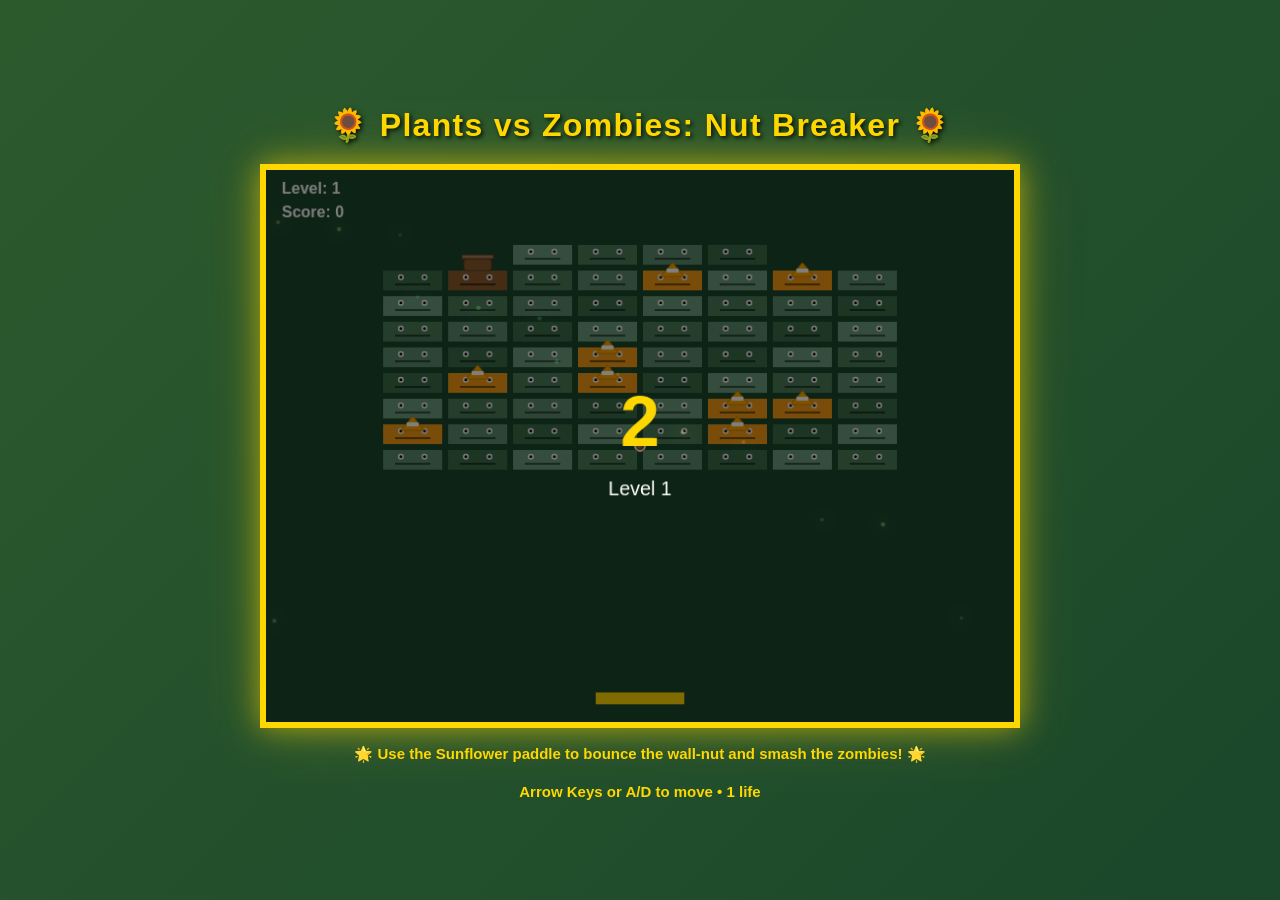
<file: index.html>
<!DOCTYPE html>
<html lang="en">
<head>
  <meta charset="UTF-8">
  <meta name="viewport" content="width=device-width, initial-scale=1">
  <title>Plants vs Zombies: Nut Breaker</title>
  <link rel="stylesheet" href="styles.css">
</head>
<body>
  <main>
    <h1>🌻 Plants vs Zombies: Nut Breaker 🌻</h1>
    <canvas id="game" width="760" height="560" aria-label="Plants vs Zombies Nut Breaker game"></canvas>
    <p>🌟 Use the Sunflower paddle to bounce the wall-nut and smash the zombies! 🌟</p>
    <p>Arrow Keys or A/D to move • 1 life</p>
  </main>

  <script src="components.js"></script>
  <script src="game.js"></script>
  <script src="bricks.js"></script>
  <script src="collisions.js"></script>
  <script src="effects.js"></script>
</body>
</html>
</file>
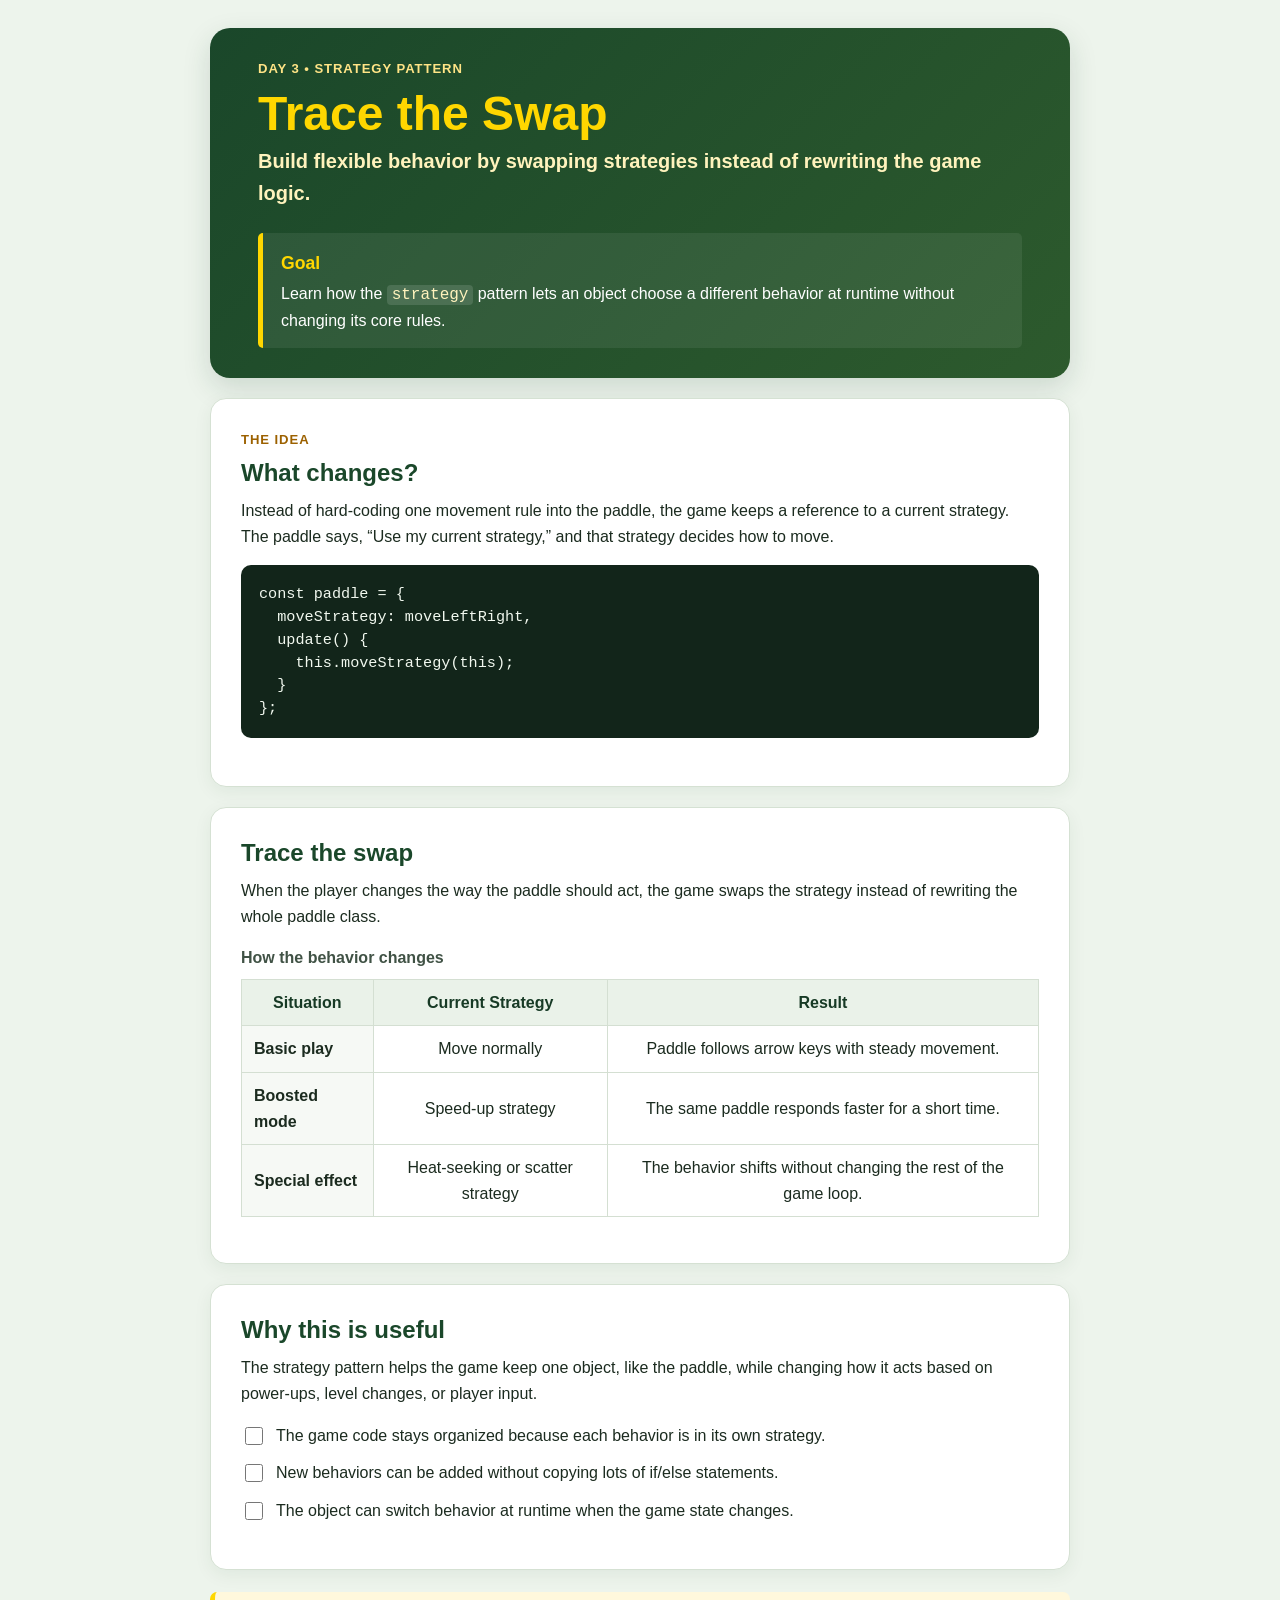
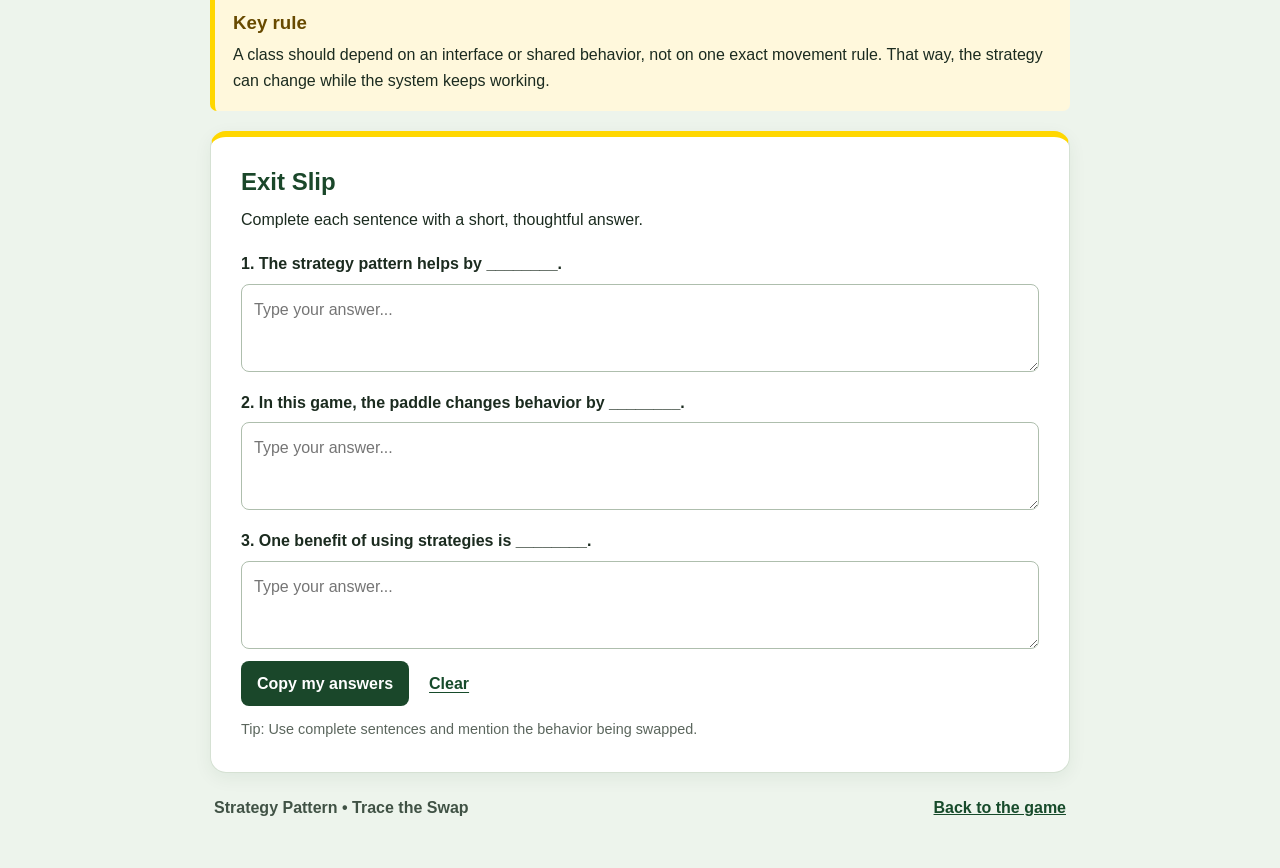
<file: strategy-pattern-day-3.html>
<!DOCTYPE html>
<html lang="en">
  <head>
    <meta charset="UTF-8" />
    <meta name="viewport" content="width=device-width, initial-scale=1" />
    <title>Strategy Pattern: Trace the Swap</title>
    <link rel="stylesheet" href="strategy-pattern-day-3.css" />
  </head>
  <body>
    <main class="lesson">
      <header class="hero">
        <p class="eyebrow">Day 3 • Strategy Pattern</p>
        <h1>Trace the Swap</h1>
        <p class="tagline">Build flexible behavior by swapping strategies instead of rewriting the game logic.</p>

        <div class="goal">
          <h2>Goal</h2>
          <p>
            Learn how the <code>strategy</code> pattern lets an object choose a different behavior at runtime
            without changing its core rules.
          </p>
        </div>
      </header>

      <section class="card">
        <p class="section-label">The idea</p>
        <h2>What changes?</h2>
        <p>
          Instead of hard-coding one movement rule into the paddle, the game keeps a reference to a current
          strategy. The paddle says, “Use my current strategy,” and that strategy decides how to move.
        </p>
        <pre><code>const paddle = {
  moveStrategy: moveLeftRight,
  update() {
    this.moveStrategy(this);
  }
};</code></pre>
      </section>

      <section class="card">
        <h2>Trace the swap</h2>
        <p>
          When the player changes the way the paddle should act, the game swaps the strategy instead of rewriting the
          whole paddle class.
        </p>

        <div class="table-wrap">
          <table>
            <caption>How the behavior changes</caption>
            <thead>
              <tr>
                <th>Situation</th>
                <th>Current Strategy</th>
                <th>Result</th>
              </tr>
            </thead>
            <tbody>
              <tr>
                <th>Basic play</th>
                <td>Move normally</td>
                <td>Paddle follows arrow keys with steady movement.</td>
              </tr>
              <tr>
                <th>Boosted mode</th>
                <td>Speed-up strategy</td>
                <td>The same paddle responds faster for a short time.</td>
              </tr>
              <tr>
                <th>Special effect</th>
                <td>Heat-seeking or scatter strategy</td>
                <td>The behavior shifts without changing the rest of the game loop.</td>
              </tr>
            </tbody>
          </table>
        </div>
      </section>

      <section class="card">
        <h2>Why this is useful</h2>
        <p>
          The strategy pattern helps the game keep one object, like the paddle, while changing how it acts based on
          power-ups, level changes, or player input.
        </p>

        <ul class="checklist">
          <li>
            <label>
              <input type="checkbox" />
              <span>The game code stays organized because each behavior is in its own strategy.</span>
            </label>
          </li>
          <li>
            <label>
              <input type="checkbox" />
              <span>New behaviors can be added without copying lots of if/else statements.</span>
            </label>
          </li>
          <li>
            <label>
              <input type="checkbox" />
              <span>The object can switch behavior at runtime when the game state changes.</span>
            </label>
          </li>
        </ul>
      </section>

      <section class="key-rule">
        <h3>Key rule</h3>
        <p>
          A class should depend on an interface or shared behavior, not on one exact movement rule. That way, the
          strategy can change while the system keeps working.
        </p>
      </section>

      <section class="card exit-ticket">
        <h2>Exit Slip</h2>
        <p>Complete each sentence with a short, thoughtful answer.</p>

        <label class="response-label" for="exit-1">1. The strategy pattern helps by ________.</label>
        <textarea id="exit-1" placeholder="Type your answer..."></textarea>

        <label class="response-label" for="exit-2">2. In this game, the paddle changes behavior by ________.</label>
        <textarea id="exit-2" placeholder="Type your answer..."></textarea>

        <label class="response-label" for="exit-3">3. One benefit of using strategies is ________.</label>
        <textarea id="exit-3" placeholder="Type your answer..."></textarea>

        <div class="ticket-actions">
          <button class="button" id="copy-exit-slip" type="button">Copy my answers</button>
          <button class="text-button" id="clear-exit-slip" type="button">Clear</button>
          <span id="copy-status" aria-live="polite"></span>
        </div>

        <p class="classroom-note">Tip: Use complete sentences and mention the behavior being swapped.</p>
      </section>

      <footer>
        <p>Strategy Pattern • Trace the Swap</p>
        <a href="index.html">Back to the game</a>
      </footer>
    </main>

    <script>
      const exitFields = Array.from(document.querySelectorAll('textarea'));
      const copyButton = document.getElementById('copy-exit-slip');
      const clearButton = document.getElementById('clear-exit-slip');
      const copyStatus = document.getElementById('copy-status');

      copyButton.addEventListener('click', async () => {
        const text = exitFields
          .map((field, index) => `${index + 1}. ${field.value.trim() || '________'}`)
          .join('\n\n');

        try {
          await navigator.clipboard.writeText(text);
          copyStatus.textContent = 'Copied!';
        } catch (error) {
          copyStatus.textContent = 'Copy failed. Please select and copy manually.';
        }
      });

      clearButton.addEventListener('click', () => {
        exitFields.forEach((field) => {
          field.value = '';
        });
        copyStatus.textContent = 'Cleared';
      });
    </script>
  </body>
</html>
</file>
<file: styles.css>
* {
  box-sizing: border-box;
}

body {
  margin: 0;
  min-height: 100vh;
  display: flex;
  align-items: center;
  justify-content: center;
  background: linear-gradient(135deg, #2d5a2d 0%, #1a472a 100%);
  color: #fff;
  font-family: Arial, sans-serif;
}

main {
  width: 100%;
  max-width: 820px;
  padding: 28px 20px 18px;
  text-align: center;
}

canvas {
  display: block;
  width: 100%;
  max-width: 760px;
  height: auto;
  margin: 0 auto;
  border: 6px solid #ffd700;
  background: #1a472a;
  box-shadow: 0 0 28px rgba(255, 215, 0, 0.55), 0 0 60px rgba(255, 215, 0, 0.2);
}

h1 {
  color: #ffd700;
  text-shadow: 2px 2px 4px rgba(0, 0, 0, 0.8);
  margin: 0 0 20px;
  letter-spacing: 0.04em;
}

p {
  margin: 14px 0 0;
  font-size: 15px;
  line-height: 1.6;
  color: #ffd700;
  font-weight: bold;
}
</file>
<file: strategy-pattern-day-3.css>
* {
  box-sizing: border-box;
}

:root {
  color-scheme: light;
  font-family: Arial, sans-serif;
  color: #1b2b1f;
  background: #edf4ec;
  font-synthesis: none;
}

body {
  margin: 0;
  line-height: 1.6;
}

.lesson {
  width: min(100% - 32px, 860px);
  margin: 0 auto;
  padding: 28px 0 42px;
}

.hero {
  padding: 30px clamp(20px, 5vw, 48px);
  border-radius: 20px;
  background: linear-gradient(135deg, #1a472a, #2d5a2d);
  color: #fff;
  box-shadow: 0 10px 28px #173a2526;
}

.eyebrow,
.section-label {
  margin: 0 0 8px;
  color: #9c6100;
  font-size: 0.82rem;
  font-weight: 800;
  letter-spacing: 0.07em;
  text-transform: uppercase;
}

.hero .eyebrow {
  color: #ffe486;
}

h1,
h2,
h3,
p {
  margin-top: 0;
}

h1 {
  margin-bottom: 4px;
  color: #ffd700;
  font-size: clamp(2rem, 6vw, 3rem);
  line-height: 1.12;
}

.tagline {
  margin-bottom: 24px;
  color: #fff3bd;
  font-size: 1.25rem;
  font-weight: 700;
}

.goal {
  padding: 16px 18px 2px;
  border-left: 5px solid #ffd700;
  border-radius: 5px;
  background: #ffffff12;
}

.goal h2 {
  margin-bottom: 4px;
  color: #ffd700;
  font-size: 1.1rem;
}

.goal p {
  margin-bottom: 12px;
}

.card,
.future {
  margin-top: 20px;
  padding: clamp(20px, 4vw, 30px);
  border: 1px solid #d5e1d3;
  border-radius: 16px;
  background: #fff;
  box-shadow: 0 5px 18px #173a2510;
}

.card h2,
.future h2 {
  margin-bottom: 10px;
  color: #1a472a;
  line-height: 1.25;
}

code {
  padding: 0.08em 0.3em;
  border-radius: 4px;
  background: #eaf2e9;
  color: #174b2b;
  font-family: Consolas, "Courier New", monospace;
}

.hero code {
  background: #ffffff20;
  color: #fff3bd;
}

pre {
  overflow-x: auto;
  margin: 12px 0 18px;
  padding: 18px;
  border-radius: 10px;
  background: #12251a;
  color: #f1f8ef;
  font-size: 0.95rem;
  line-height: 1.5;
}

pre code {
  padding: 0;
  background: transparent;
  color: inherit;
}

.key-rule {
  margin-top: 22px;
  padding: 16px 18px 2px;
  border-left: 5px solid #ffd700;
  border-radius: 7px;
  background: #fff8dc;
}

.key-rule h3 {
  margin-bottom: 4px;
  color: #684a00;
}

.table-wrap {
  overflow-x: auto;
  margin: 16px 0;
}

table {
  width: 100%;
  border-collapse: collapse;
  text-align: center;
}

caption {
  padding: 0 0 8px;
  color: #405245;
  font-weight: 700;
  text-align: left;
}

th,
td {
  min-width: 90px;
  padding: 10px 12px;
  border: 1px solid #d4dfd2;
}

thead th {
  background: #eaf2e9;
  color: #173a25;
}

tbody th {
  background: #f6f9f5;
  text-align: left;
}

.button,
.text-button {
  min-height: 44px;
  padding: 10px 16px;
  border: 0;
  border-radius: 8px;
  font: inherit;
  font-weight: 700;
  cursor: pointer;
}

.button {
  background: #1a472a;
  color: #fff;
}

.button:hover {
  background: #2d5a2d;
}

.button-secondary {
  background: #49624e;
}

button:focus-visible,
a:focus-visible,
textarea:focus-visible,
input:focus-visible {
  outline: 3px solid #e4a900;
  outline-offset: 3px;
}

.result,
.example-answer {
  margin: 14px 0 0;
  padding: 13px 15px;
  border-radius: 8px;
  background: #eaf5e9;
  color: #173a25;
}

.checklist {
  display: grid;
  gap: 12px;
  padding-left: 0;
  list-style: none;
}

.checklist label {
  display: flex;
  align-items: flex-start;
  gap: 10px;
  cursor: pointer;
}

.checklist input {
  width: 18px;
  height: 18px;
  margin-top: 4px;
  accent-color: #1a472a;
}

.exit-ticket {
  border-top: 6px solid #ffd700;
}

.response-label {
  display: block;
  margin: 18px 0 7px;
  font-weight: 700;
}

textarea {
  display: block;
  width: 100%;
  min-height: 88px;
  padding: 12px;
  border: 1px solid #aebead;
  border-radius: 8px;
  font: inherit;
  resize: vertical;
}

.ticket-actions {
  display: flex;
  flex-wrap: wrap;
  align-items: center;
  gap: 12px;
  margin-top: 12px;
}

.text-button {
  padding-inline: 8px;
  background: transparent;
  color: #174b2b;
  text-decoration: underline;
  text-underline-offset: 3px;
}

#copy-status {
  color: #1a472a;
  font-size: 0.9rem;
}

.classroom-note {
  margin: 12px 0 0;
  color: #5b665d;
  font-size: 0.9rem;
}

.future {
  border-color: #eadb9d;
  background: #fff9e2;
}

.future h2 {
  color: #684a00;
}

footer {
  display: flex;
  flex-wrap: wrap;
  justify-content: space-between;
  gap: 8px;
  padding: 22px 4px 0;
  color: #405245;
}

footer p {
  margin: 0;
  font-weight: 800;
}

footer a {
  color: #174b2b;
  font-weight: 700;
}

.visually-hidden {
  position: absolute;
  width: 1px;
  height: 1px;
  padding: 0;
  margin: -1px;
  overflow: hidden;
  clip: rect(0, 0, 0, 0);
  white-space: nowrap;
  border: 0;
}

[hidden] {
  display: none !important;
}

@media (max-width: 520px) {
  .lesson {
    width: min(100% - 20px, 860px);
    padding-top: 10px;
  }

  .hero,
  .card,
  .future {
    border-radius: 12px;
  }

  th,
  td {
    padding: 8px 7px;
    font-size: 0.9rem;
  }
}
</file>
